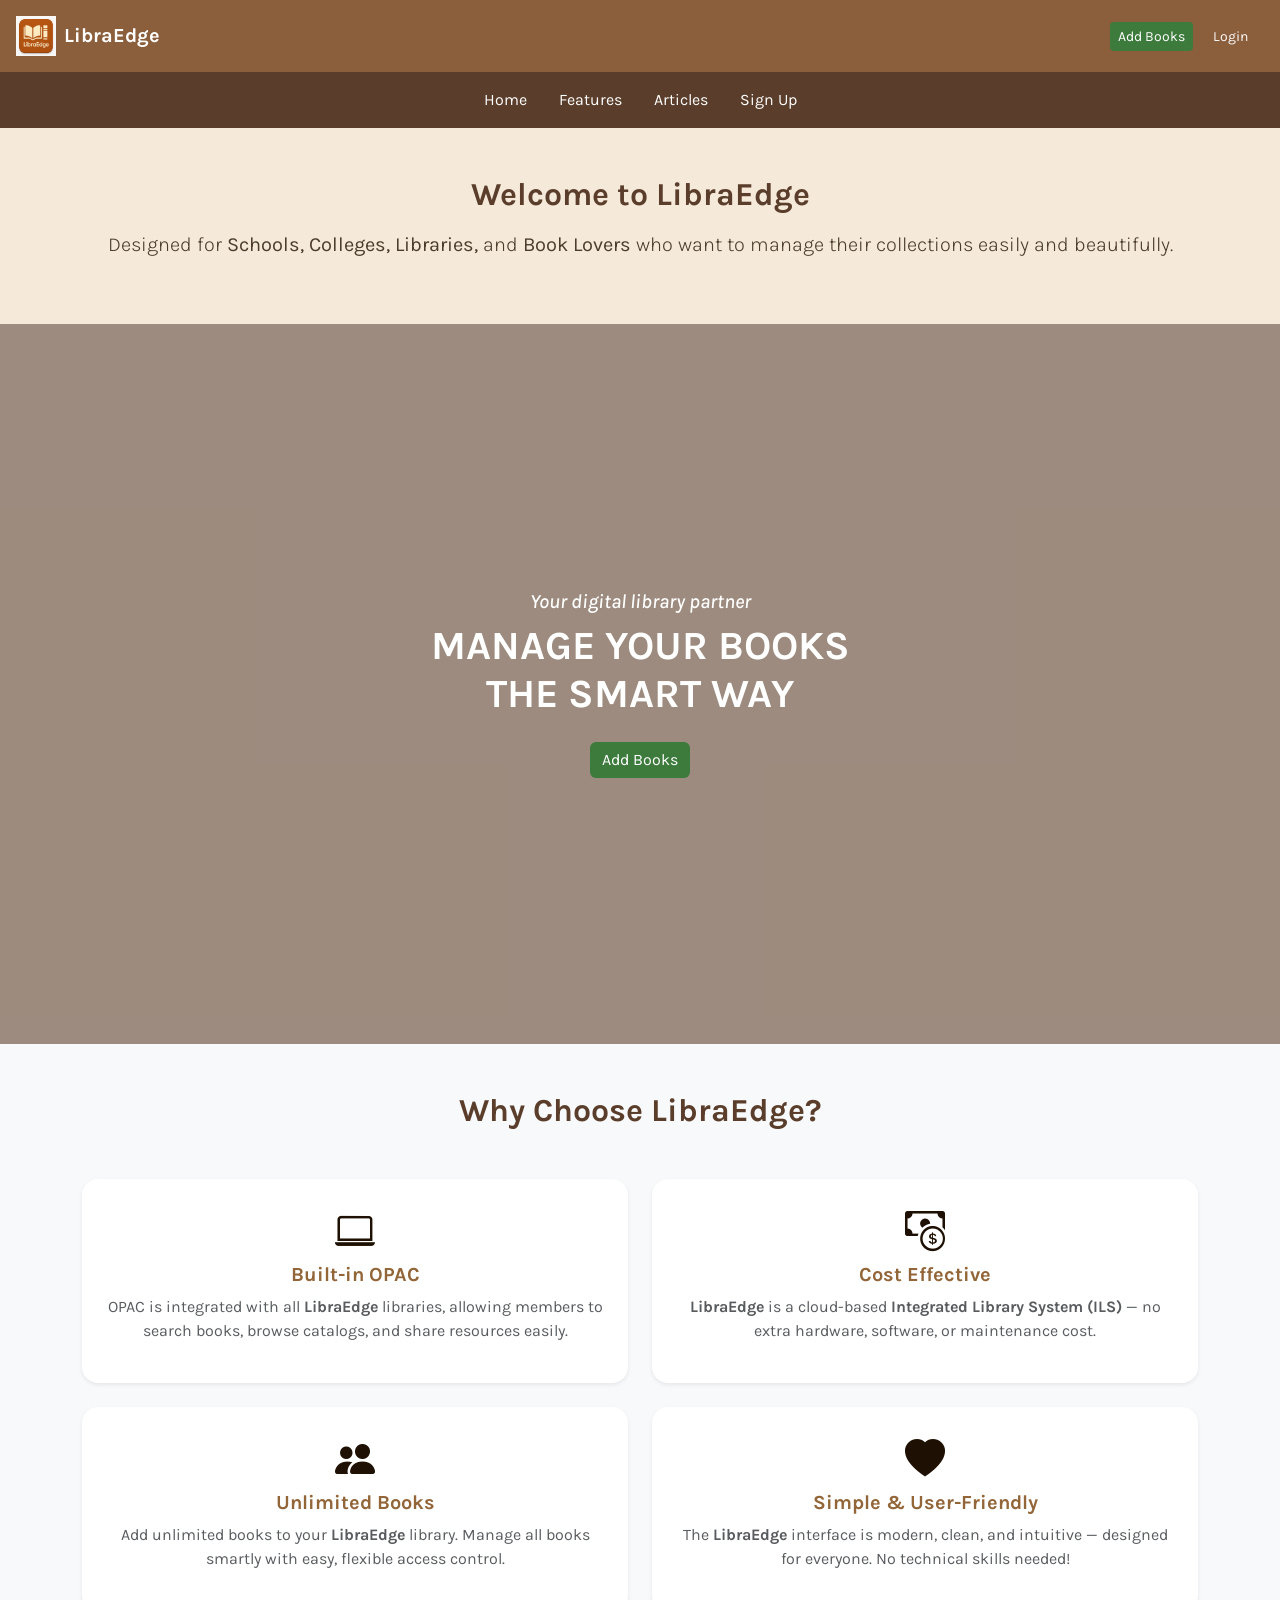
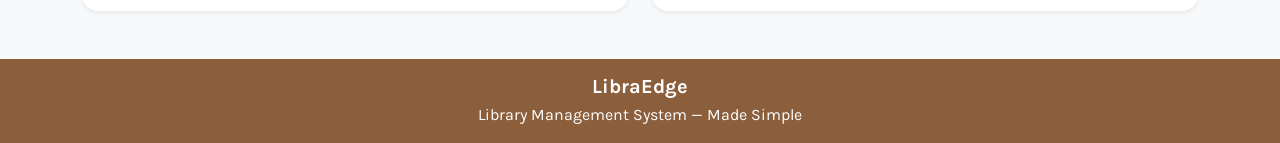
<file: index.html>
<!DOCTYPE html>
<html lang="en">

<head>
  <meta charset="UTF-8">
  <meta name="viewport" content="width=device-width, initial-scale=1.0">
  <title>LibraEdge</title>
  <link href="https://cdn.jsdelivr.net/npm/bootstrap@5.3.3/dist/css/bootstrap.min.css" rel="stylesheet">
  <link href="https://cdn.jsdelivr.net/npm/bootstrap-icons@1.11.1/font/bootstrap-icons.css" rel="stylesheet">
  <link rel="stylesheet" href="indexStyle.css">
  <link rel="preconnect" href="https://fonts.googleapis.com">
  <link rel="preconnect" href="https://fonts.gstatic.com" crossorigin>
  <link href="https://fonts.googleapis.com/css2?family=Karla:ital,wght@0,200..800;1,200..800&display=swap"
    rel="stylesheet">

  <link rel="shortcut icon" href="images/favicon.png" type="image/x-icon">
</head>

<body class="container-fluid p-0">
  
  <!-- Header -->
  <header class="d-flex header justify-content-between align-items-center p-3" >
    <div class="d-flex align-items-center">
      <img src="images/favicon.png" alt="LibraEdge Logo" width="40" height="40" class="me-2">
      <div class="me-3 fw-bold fs-5">LibraEdge</div>
    </div>
    <div>
      <a href="./addBooks.html"  class="btn btn-success btn-sm me-2">Add Books</a>
      <a href="./login.html" class="btn login-button btn-sm btn-success me-2 " >Login</a>
    </div>
  </header>

  <!-- Navbar -->
  <nav class="navbar navbar-expand-lg navbar-dark">
    <div class="container justify-content-center">
      <ul class="navbar-nav">
        <li class="nav-item"><a class="nav-link text-white px-3 btn-outline-light" href="index.html">Home</a></li>
        <li class="nav-item"><a class="nav-link text-white px-3 btn-outline-light" href="Features.html">Features</a></li>
        <li class="nav-item"><a class="nav-link text-white px-3 btn-outline-light" href="Articles.html">Articles</a></li>
        <li class="nav-item"><a class="nav-link text-white px-3 btn-outline-light" href="Sign_up.html">Sign Up</a></li>
      </ul>
    </div>
  </nav>

  <!-- Info Section -->
  <section class="text-center py-5" style="background-color:#F5E9DA;">
    <div class="container">
      <h2 class="fw-bold mb-3" >Welcome to LibraEdge</h2>
      <p class="lead" >
        Designed for <strong>Schools, Colleges, Libraries,</strong> and <strong>Book Lovers</strong> who want to manage
        their collections easily and beautifully.
      </p>
    </div>
  </section>

  <!-- Hero Section -->
  <section class="hero text-center text-white d-flex align-items-center justify-content-center">
    <div class="overlay"></div>
    <div class="content position-relative">
      <h5 class="fst-italic">Your digital library partner</h5>
      <h1 class="fw-bold mb-4">MANAGE YOUR BOOKS<br>THE SMART WAY</h1>
      <div>
        <a href="addBooks.html" class="btn btn-success">Add Books</a>
      </div>
    </div>
  </section>

  <!-- Features Section -->
  <section class="py-5 bg-light">
    <div class="container text-center">
      <h2 class="fw-bold mb-5 " >Why Choose LibraEdge?</h2>

      <div class="row g-4">
        <!-- Feature 1 -->
        <div class="col-md-6">
          <div class="p-4 bg-white shadow-sm rounded-4 h-100">
            <i class="bi bi-laptop fs-1  mb-3" style="color: #1e1002;"></i>
            <h5 class="fw-bold " style="color: #936639;">Built-in OPAC</h5>
            <p class="text-muted">
              OPAC is integrated with all <b>LibraEdge</b> libraries, allowing members to search books, browse catalogs,
              and share resources easily.
            </p>
          </div>
        </div>

        <!-- Feature 2 -->
        <div class="col-md-6">
          <div class="p-4 bg-white shadow-sm rounded-4 h-100">
            <i class="bi bi-cash-coin fs-1 mb-3" style="color: #1e1002;"></i>
            <h5 class="fw-bold " style="color: #936639;">Cost Effective</h5>
            <p class="text-muted">
              <b>LibraEdge</b> is a cloud-based <b>Integrated Library System (ILS)</b> — no extra hardware, software, or
              maintenance cost.
            </p>
          </div>
        </div>

        <!-- Feature 3 -->
        <div class="col-md-6">
          <div class="p-4 bg-white shadow-sm rounded-4 h-100">
            <i class="bi bi-people-fill fs-1  mb-3" style="color: #1e1002;"></i>
            <h5 class="fw-bold " style="color: #936639;">Unlimited Books</h5>
            <p class="text-muted">
              Add unlimited books to your <b>LibraEdge</b> library. Manage all books smartly with easy, flexible
              access control.
            </p>
          </div>
        </div>

        <!-- Feature 4 -->
        <div class="col-md-6">
          <div class="p-4 bg-white shadow-sm rounded-4 h-100">
            <i class="bi bi-heart-fill fs-1  mb-3" style="color: #1e1002;"></i>
            <h5 class="fw-bold " style="color: #936639;">Simple & User-Friendly</h5>
            <p class="text-muted">
              The <b>LibraEdge</b> interface is modern, clean, and intuitive — designed for everyone. No technical
              skills needed!
            </p>
          </div>
        </div>
      </div>
    </div>
  </section>


  <!-- Footer -->
  <footer class="text-white footer text-center py-3" >
    <h5 class="fw-bold mb-1">LibraEdge</h5>
    <p class="mb-0">Library Management System — Made Simple</p>
  </footer>

  <!-- Bootstrap JS -->
  <script src="https://cdn.jsdelivr.net/npm/bootstrap@5.3.3/dist/js/bootstrap.bundle.min.js"></script>
</body>

</html>
</file>
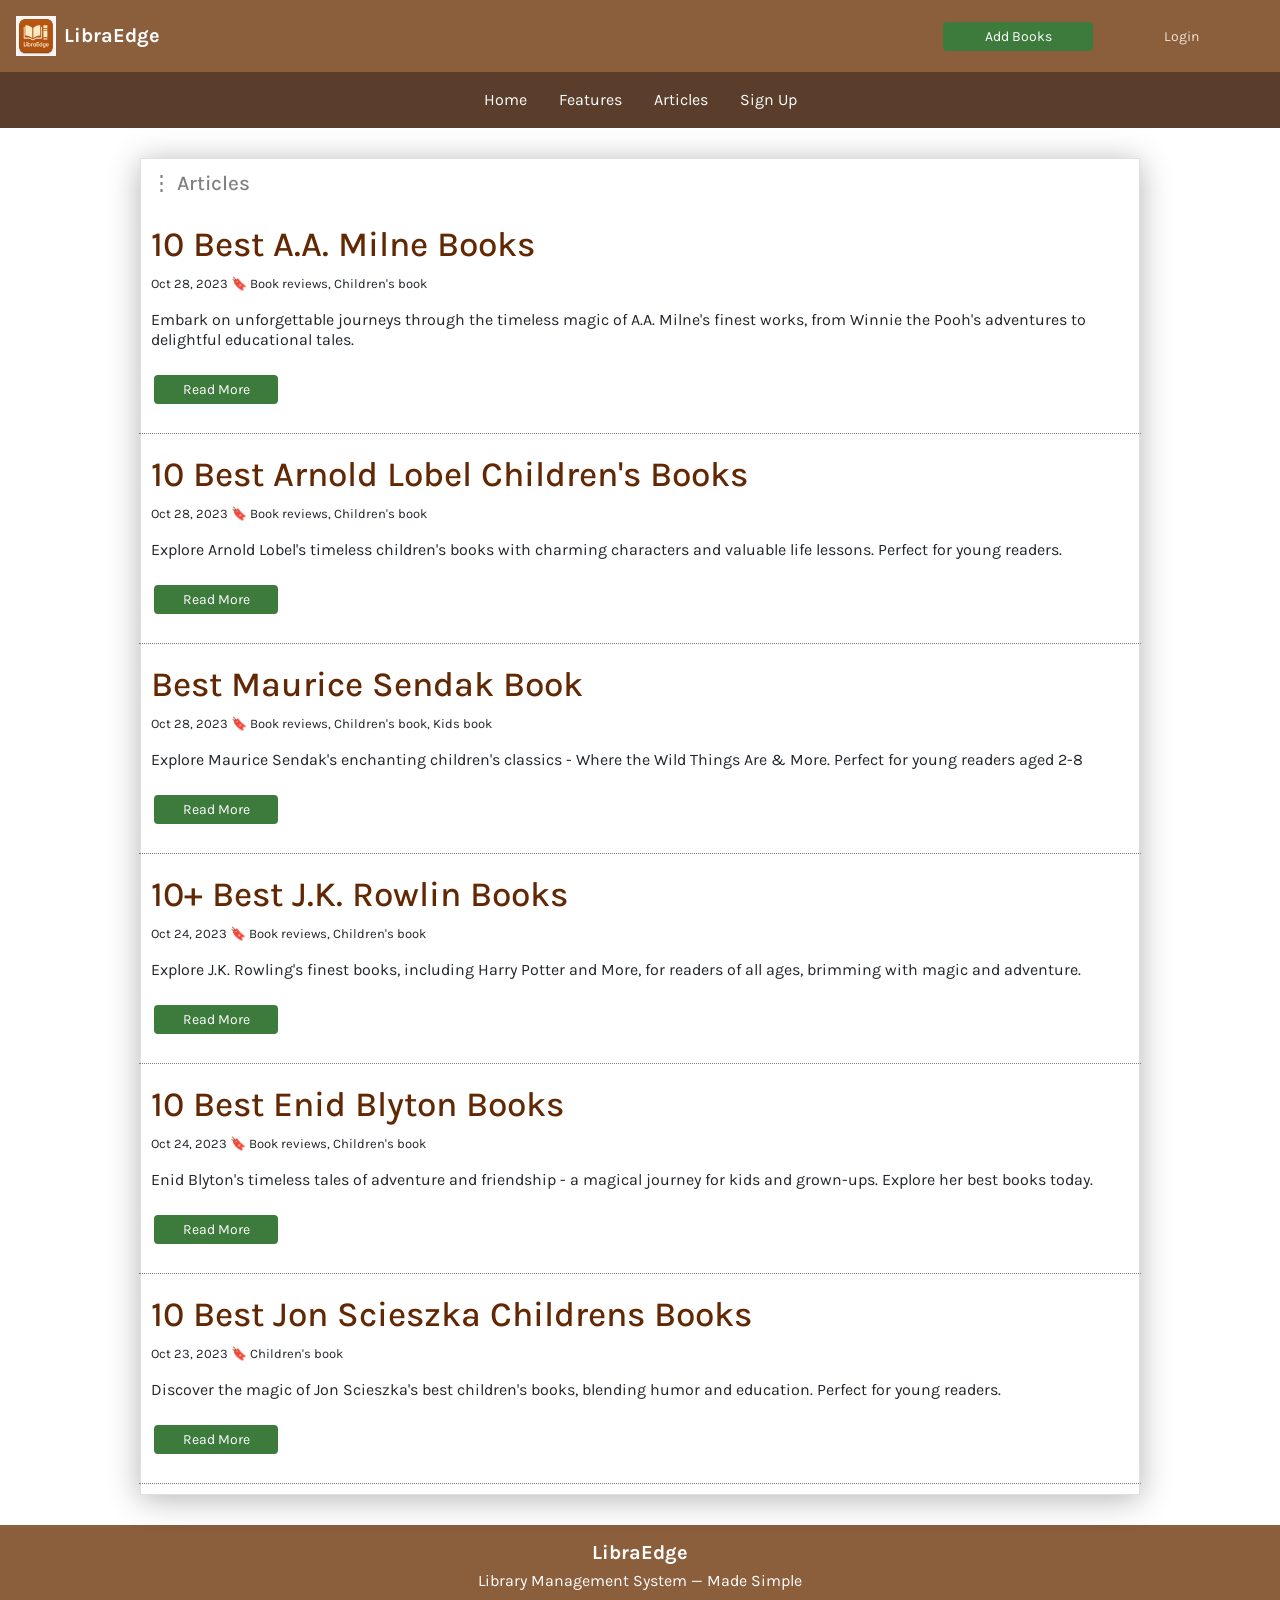
<file: Articles.html>
<!DOCTYPE html>
<html lang="en">

<head>
  <meta charset="UTF-8">
  <meta name="viewport" content="width=device-width, initial-scale=1.0">
  <title>LibraEdge</title>
  <link href="https://cdn.jsdelivr.net/npm/bootstrap@5.3.3/dist/css/bootstrap.min.css" rel="stylesheet">
  <link href="https://cdn.jsdelivr.net/npm/bootstrap-icons@1.11.1/font/bootstrap-icons.css" rel="stylesheet">
  <link rel="stylesheet" href="indexStyle.css">
  <link rel="preconnect" href="https://fonts.googleapis.com">
  <link rel="preconnect" href="https://fonts.gstatic.com" crossorigin>
  <link href="https://fonts.googleapis.com/css2?family=Karla:ital,wght@0,200..800;1,200..800&display=swap"
    rel="stylesheet">

  <link rel="shortcut icon" href="images/favicon.png" type="image/x-icon">
  
  <link rel="stylesheet" href="articleStyle.css">


</head>

<body class="container-fluid p-0">

  <!-- Header -->
  <header class="d-flex justify-content-between align-items-center p-3" style="background-color:#8B5E3C; color: white;">
    <div class="d-flex align-items-center">
      <img src="images/favicon.png" alt="LibraEdge Logo" width="40" height="40" class="me-2">
      <div class="me-3 fw-bold fs-5">LibraEdge</div>
    </div>
    <div>
      <a href="./addBooks.html"  class="btn btn-success btn-sm me-2">Add Books</a>
      <a href="./login.html" class="btn login-button btn-sm btn-success me-2 " style="color: #f2e2d2; background-color:none; ">Login</a>
    </div>
  </header>

  <!-- Navbar -->
  <nav class="navbar navbar-expand-lg navbar-dark" style="background-color: #5A3E2B;">
    <div class="container justify-content-center">
      <ul class="navbar-nav">
        <li class="nav-item"><a class="nav-link text-white px-3 btn-outline-light" href="index.html">Home</a></li>
        <li class="nav-item"><a class="nav-link text-white px-3 btn-outline-light" href="Features.html">Features</a></li>
        <li class="nav-item"><a class="nav-link text-white px-3 btn-outline-light" href="Articles.html">Articles</a></li>
        <li class="nav-item"><a class="nav-link text-white px-3 btn-outline-light" href="Sign_up.html">Sign Up</a></li>
      </ul>
    </div>
  </nav>

  <!-- Articles Section -->
   <section class="article d-flex justify-content-center align-items-center min-vh-100">
    <div class="style-container">
      <h3>&#8942; Articles</h3>

      <div class="row articles">
        <div class="row title">
          <h2>10 Best A.A. Milne Books</h2>
        </div>
        <div class="row date">
          <p>Oct 28, 2023  &#x1F516; <span> Book reviews, Children's book</span> </p>
        </div>
        <div class="row info">
          <p>Embark on unforgettable journeys through the timeless magic of A.A. Milne's finest works, from Winnie the Pooh's adventures to delightful educational tales.</p>
        </div>
        <div class="row btn">
          <a href="https://librarika.com/kb/10-best-aa-milne-books" class="btn  btn-success btn-sm me-2">Read More</a>
        </div>
      </div>


      <div class="row articles">
        <div class="row title">
          <h2>10 Best Arnold Lobel Children's Books</h2>
        </div>
        <div class="row date">
          <p>Oct 28, 2023  &#x1F516; <span> Book reviews, Children's book</span></p>
        </div>
        <div class="row info"> 
          <p>Explore Arnold Lobel's timeless children's books with charming characters and valuable life lessons. Perfect for young readers.</p>
        </div>
        <div class="row btn">
          <a href="https://librarika.com/kb/10-best-arnold-lobel-childrens-books" class="btn btn-success btn-sm me-2">Read More</a>
        </div>
      </div>


      <div class="row articles">
        <div class="row title">
          <h2>Best Maurice Sendak Book</h2>
        </div>
        <div class="row date">
          <p>Oct 28, 2023  &#x1F516; <span> Book reviews, Children's book, Kids book</span></p>
        </div>
        <div class="row info">
          <p>Explore Maurice Sendak's enchanting children's classics - Where the Wild Things Are & More. Perfect for young readers aged 2-8</p>
        </div>
        <div class="row btn">
          <a href="https://librarika.com/kb/best-maurice-sendak-book" class="btn btn-success btn-sm me-2">Read More</a>
        </div>
      </div>


      <div class="row articles">
        <div class="row title">
          <h2>10+ Best J.K. Rowlin Books</h2>
        </div>
        <div class="row date">
          <p>Oct 24, 2023  &#x1F516; <span> Book reviews, Children's book</span></p>
        </div>
        <div class="row info">
          <p>Explore J.K. Rowling's finest books, including Harry Potter and More, for readers of all ages, brimming with magic and adventure.</p>
        </div>
        <div class="row btn">
          <a href="https://librarika.com/kb/10-plus-best-jk-rowlin-books" class="btn btn-success btn-sm me-2">Read More</a>
        </div>
      </div>


      <div class="row articles">
        <div class="row title">
          <h2>10 Best Enid Blyton Books</h2>
        </div>
        <div class="row date">
          <p>Oct 24, 2023  &#x1F516; <span> Book reviews, Children's book</span></p>
        </div>
        <div class="row info">
          <p>Enid Blyton's timeless tales of adventure and friendship - a magical journey for kids and grown-ups. Explore her best books today.</p>
        </div>
        <div class="row btn">
          <a href="https://librarika.com/kb/10-best-enid-blyton-books" class="btn btn-success btn-sm me-2">Read More</a>
        </div>
      </div>


      <div class="row articles">
        <div class="row title">
          <h2>10 Best Jon Scieszka Childrens Books</h2>
        </div>
        <div class="row date">
          <p>Oct 23, 2023  &#x1F516; <span> Children's book</span></p>
        </div>
        <div class="row info">
          <p>Discover the magic of Jon Scieszka's best children's books, blending humor and education. Perfect for young readers.</p>
        </div>
        <div class="row btn">
          <a href="https://librarika.com/kb/10-best-jon-scieszka-childrens-books" class="btn btn-success btn-sm me-2">Read More</a>
        </div>
      </div>
    </div>
  </section>
   

   
  

  
       
            


  <!-- Footer -->
  <footer class="text-white text-center py-3" style="background-color:#8B5E3C;">
    <h5 class="fw-bold mb-1">LibraEdge</h5>
    <p class="mb-0">Library Management System — Made Simple</p>
  </footer>

  <!-- Bootstrap JS -->
  <script src="https://cdn.jsdelivr.net/npm/bootstrap@5.3.3/dist/js/bootstrap.bundle.min.js"></script>
</body>

</html>
</file>
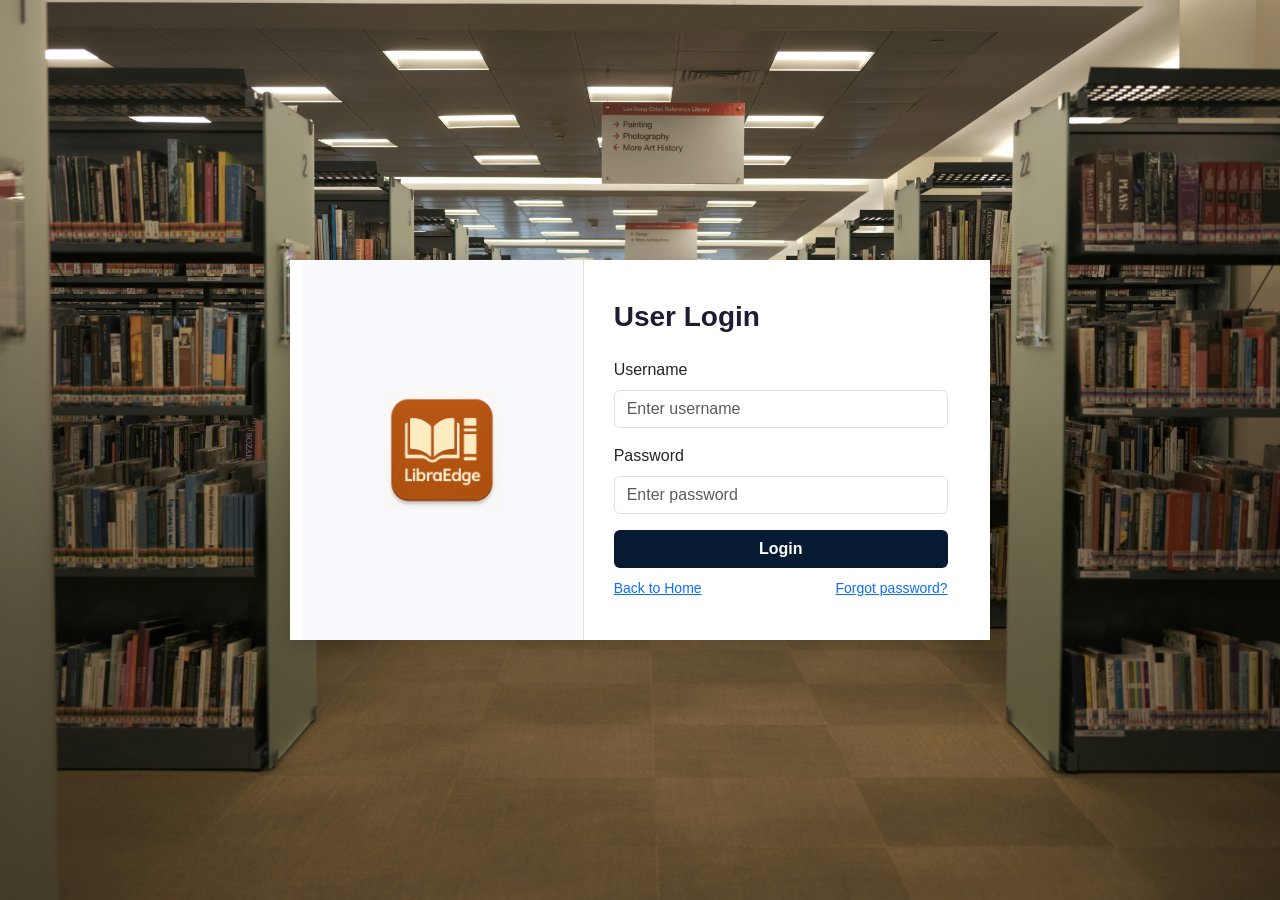
<file: login.html>
<!DOCTYPE html>
<html lang="en">
<head>
  <meta charset="UTF-8" />
  <meta name="viewport" content="width=device-width, initial-scale=1.0" />
  <title>Login | LibraEdge</title>

  
  <link
    href="https://cdn.jsdelivr.net/npm/bootstrap@5.3.3/dist/css/bootstrap.min.css"
    rel="stylesheet"
  />
  <link
    href="https://cdn.jsdelivr.net/npm/bootstrap-icons@1.11.1/font/bootstrap-icons.css"
    rel="stylesheet"
  />
  <link rel="stylesheet" href="loginStyle.css" />
  <link rel="preload" as="image" href="images/login-bgimg.jpg">
</head>
<body>
  <div class="container">
    <div class="row justify-content-center">
      <div class="col-md-8 col-lg-6 login-card">
        <div class="row g-0">
          <!-- Left: Logo -->
          <div class="col-md-5 d-flex logo-side">
            <img src="images/favicon.png" alt="LibraEdge Logo" />
          </div>

          <!-- Right: Login Form -->
          <div class="col-md-7 login-side">
            <h3 class="text mb-4 fw-bold ">User Login</h3>
            <form>
              <div class="mb-3">
                <label class="form-label">Username</label>
                <input
                  type="text"
                  class="form-control"
                  placeholder="Enter username"
                  required
                />
              </div>
              <div class="mb-3">
                <label class="form-label">Password</label>
                <input
                  type="password"
                  class="form-control"
                  placeholder="Enter password"
                  required
                />
              </div>
              <button type="submit" class="btn btn-login w-100 mb-2">
                Login
              </button>
              <div class="text">
                <a href="index.html" class="small text-primary text-decoration-none">
                  <u>Back to Home</u>
                </a>
                <a href="Sign_up.html" class="forgot-btn small text-primary text-decoration-none">
                  <u>Forgot password?</u>
                </a>
                
              </div>
            </form>
          </div>
        </div>
      </div>
    </div>
  </div>

  <!-- Bootstrap JS -->
  <script src="https://cdn.jsdelivr.net/npm/bootstrap@5.3.3/dist/js/bootstrap.bundle.min.js"></script>
</body>
</html>
</file>
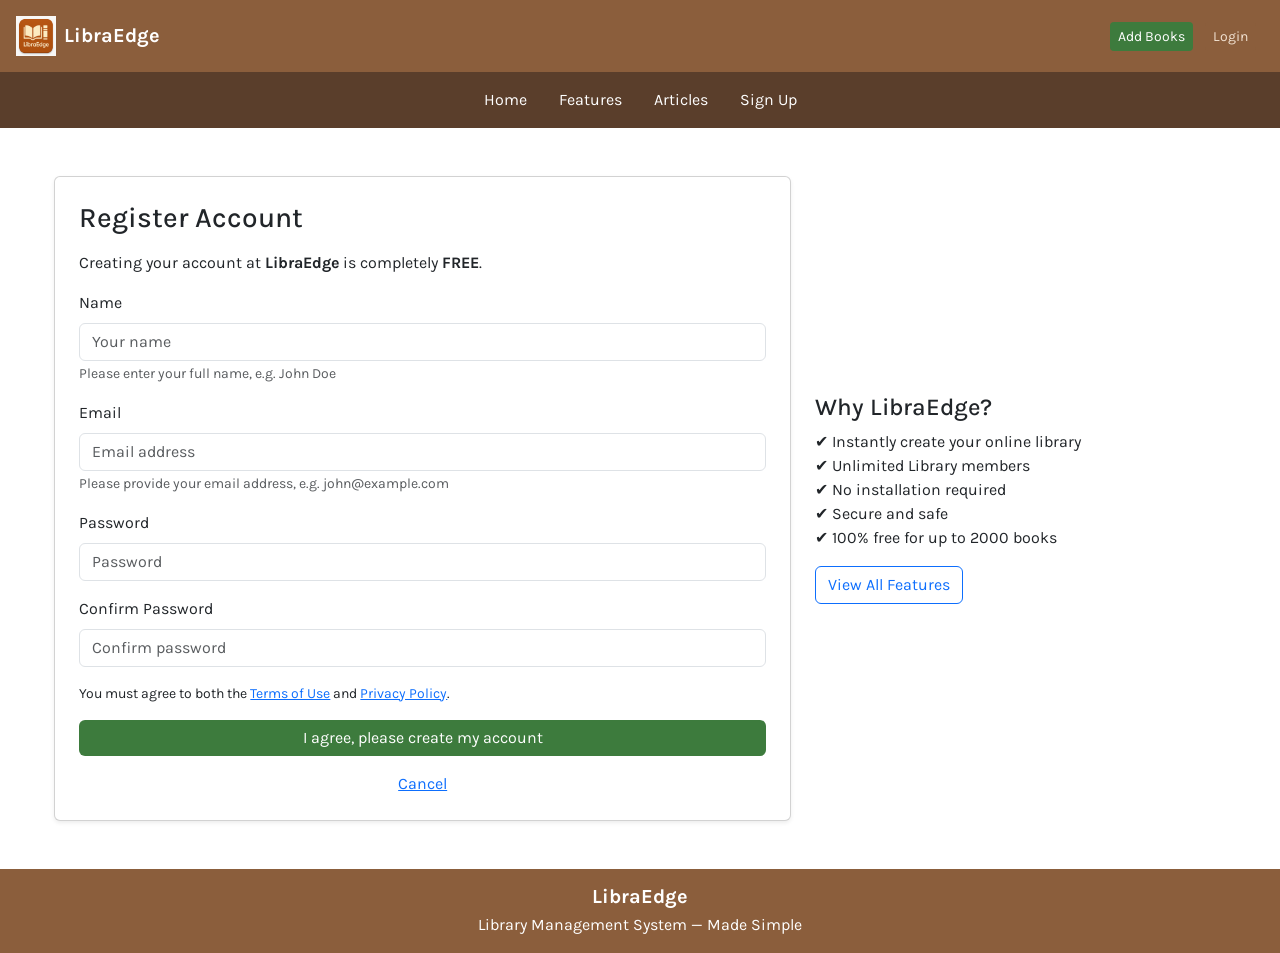
<file: Sign_up.html>
<!DOCTYPE html>
<html lang="en">

<head>
  <meta charset="UTF-8">
  <meta name="viewport" content="width=device-width, initial-scale=1.0">
  <title>LibraEdge</title>
  <link href="https://cdn.jsdelivr.net/npm/bootstrap@5.3.3/dist/css/bootstrap.min.css" rel="stylesheet">
  <link href="https://cdn.jsdelivr.net/npm/bootstrap-icons@1.11.1/font/bootstrap-icons.css" rel="stylesheet">
  <link rel="stylesheet" href="indexStyle.css">
  <link rel="preconnect" href="https://fonts.googleapis.com">
  <link rel="preconnect" href="https://fonts.gstatic.com" crossorigin>
  <link href="https://fonts.googleapis.com/css2?family=Karla:ital,wght@0,200..800;1,200..800&display=swap"
    rel="stylesheet">
  <link rel="shortcut icon" href="images/favicon.png" type="image/x-icon">
</head>

<body class="container-fluid p-0 sign-up-body">

  <!-- Header -->
  <header class="d-flex justify-content-between align-items-center p-3" style="background-color:#8B5E3C; color: white;">
    <div class="d-flex align-items-center">
      <img src="images/favicon.png" alt="LibraEdge Logo" width="40" height="40" class="me-2">
      <div class="me-3 fw-bold fs-5">LibraEdge</div>
    </div>
    <div>
      <a href="./addBooks.html"  class="btn btn-success btn-sm me-2">Add Books</a>
      <a href="./login.html" class="btn login-button btn-sm btn-success me-2 " style="color: #f2e2d2; background-color:none; ">Login</a>
    </div>
  </header>

  <!-- Navbar -->
  <nav class="navbar navbar-expand-lg navbar-dark" style="background-color: #5A3E2B;">
    <div class="container justify-content-center">
      <ul class="navbar-nav">
        <li class="nav-item"><a class="nav-link text-white px-3 btn-outline-light" href="index.html">Home</a></li>
        <li class="nav-item"><a class="nav-link text-white px-3 btn-outline-light" href="Features.html">Features</a></li>
        <li class="nav-item"><a class="nav-link text-white px-3 btn-outline-light" href="Articles.html">Articles</a></li>
        <li class="nav-item"><a class="nav-link text-white px-3 btn-outline-light" href="Sign_up.html">Sign Up</a></li>
      </ul>
    </div>
  </nav>

  <!-- sign-up page -->
  <div class="main-container">
    <div class="row  justify-content-center align-items-center my-5">
    
      <div class="col-md-7">
        <div class="card shadow-sm p-4">
          <h3 class=" mb-3">Register Account</h3>
          <p>Creating your account at <strong>LibraEdge</strong> is completely <strong>FREE</strong>.</p>
          <form>
            <div class="mb-3">
              <label for="name" class="form-label">Name</label>
              <input type="text" id="name" class="form-control" placeholder="Your name">
              <small class="text-muted">Please enter your full name, e.g. John Doe</small>
            </div>

            <div class="mb-3">
              <label for="email" class="form-label">Email</label>
              <input type="email" id="email" class="form-control" placeholder="Email address">
              <small class="text-muted">Please provide your email address, e.g. john@example.com</small>
            </div>

            <div class="mb-3">
              <label for="password" class="form-label">Password</label>
              <input type="password" id="password" class="form-control" placeholder="Password">
            </div>

            <div class="mb-3">
              <label for="confirm" class="form-label">Confirm Password</label>
              <input type="password" id="confirm" class="form-control" placeholder="Confirm password">
            </div>

            <p class="small">
              You must agree to both the <a href="#">Terms of Use</a> and <a href="#">Privacy Policy</a>.
            </p>

            <button type="submit" class="btn btn-success w-100">I agree, please create my account</button>
            <a href="index.html" class="d-block text-center mt-3">Cancel</a>
          </form>
        </div>
      </div>

      <div class="col-md-4 mt-4 mt-md-0">
        <h4 class="">Why LibraEdge?</h4>
        <ul class="list-unstyled">
          <li>✔ Instantly create your online library</li>
          <li>✔ Unlimited Library members</li>
          <li>✔ No installation required</li>
          <li>✔ Secure and safe</li>
          <li>✔ 100% free for up to 2000 books</li>
        </ul>
        <a href="Features.html" class="btn btn-outline-primary me-2">View All Features</a>
        
      </div>

    </div>
  </div>

  <!-- Footer -->
  <footer class="text-white text-center py-3" style="background-color:#8B5E3C;">
    <h5 class="fw-bold mb-1">LibraEdge</h5>
    <p class="mb-0">Library Management System — Made Simple</p>
  </footer>

  <!-- Bootstrap JS -->
  <script src="https://cdn.jsdelivr.net/npm/bootstrap@5.3.3/dist/js/bootstrap.bundle.min.js"></script>
</body>

</html>
</file>
<file: indexStyle.css>
/* index.html styling */
.header {
  background-color:#8B5E3C; 
  color: white;
  position: relative;
  z-index: 10;
}

body {
  min-height: 100vh;
  background-repeat: no-repeat;
  background-position: center center;
  background-size: cover;
  background-attachment: fixed;
  position: relative;
  height: 300px;
   font-family: "Karla", sans-serif !important; 
}

.footer {
  height: 677.225 px;
  background-color:#8B5E3C;
  height: 350 px;

}
.navbar {
  background-color: #5A3E2B;
}
body::after {
  content: "";
  position: absolute;
  top: 0;
  left: 0;
  background-color: rgba(0, 0, 0, 0.4); /* color + opacity */
}

.hero {
  position: relative;
  height: 80vh;
  background: url("https://images.unsplash.com/photo-1524995997946-a1c2e315a42f") center/cover no-repeat;
}

.hero .overlay {
  position: absolute;
  top: 0;
  left: 0;
  width: 100%;
  height: 100%;
  background-color: rgba(91, 63, 40, 0.6);
  z-index: 1;
}

.hero .content {
  z-index: 1;
}

.btn-success {
  background-color: #3D7B3D;
  border: none;
}

.btn-success:hover {
  background-color: #2e602e;
}

.karla {
  font-family: "Karla", sans-serif;
  font-optical-sizing: auto;
  font-weight: 400;  /* Normal = 400, Bold = 700 */
  font-style: normal;
}
.btn-outline-light:hover {
  background-color: rgba(21, 10, 2, 0.6);
  border-radius: 20px;
}



.page-wrapper {
  height: 100vh; 
  display: flex;
  justify-content: center;
  align-items: center; 
}

.content-box {
  background: rgba(255, 255, 255, 0.9); 
}

.login-button {
  background-color: #8B5E3C ;
  color: #fbfbfb;
  
}
.container h2 {
  color:#5A3E2B;
}

.container p {
  color:#4B3B2A;
}
</file>
<file: articleStyle.css>
.style-container {
    border: 1px solid black;
    justify-content: center;
    align-items: center;
    width: 1000px;
    background: #fff;
    border: 1px solid #e0e0e0;
    padding: 0.5em;
    box-shadow: 0 4px 30px rgba(0, 0, 0, 0.3);
    margin: 30px;
    padding: 10px;
    line-height: 1.6;
}
.style-container h3 {
    color: grey;
    font-size: 1.3rem;
    padding-top: 2px;
}

.articles {
    border-bottom: 1px dotted grey ;
    padding: 20px 0px;
    line-height: 20px;
}

.title h2{
    font-size: 35px;
    color: #622703;
}

.btn{
    width: 150px;
    margin: 1px;
}
.date{
    font-size: 13px;
}
</file>
<file: loginStyle.css>
body {
  background: url("images/login-bgimg.jpg") no-repeat center center/cover;
  min-height: 100vh;
  display: flex;
  justify-content: center;
  align-items: center;
  font-family: "Roboto", sans-serif;
}

.login-card {
  background: #fff;
  box-shadow: 0 4px 20px rgba(0, 0, 0, 0.2);
  overflow: hidden;
  max-width: 700px;
  width: 90%;
}

h3 {
  color: rgb(28, 28, 54);
}
.logo-side {
  background-color: #f7f9fc;
  display: flex;
  justify-content: center;
  align-items: center;
  border-right: 1px solid #e0e0e0;
}

.logo-side img {
  width: 120px;
  height: auto;
}

.login-side {
  padding: 40px 30px;
}

.btn-login {
  background-color: #061b32;
  color: #fff;
  font-weight: 600;
}

.btn-login:hover {
  color: white;
  background-color: #104d8f;
}

@media (max-width: 768px) {
  .logo-side {
    border-right: none;
    border-bottom: 1px solid #e0e0e0;
  }
}
.forgot-btn {
  padding-left: 130px;
}
</file>
